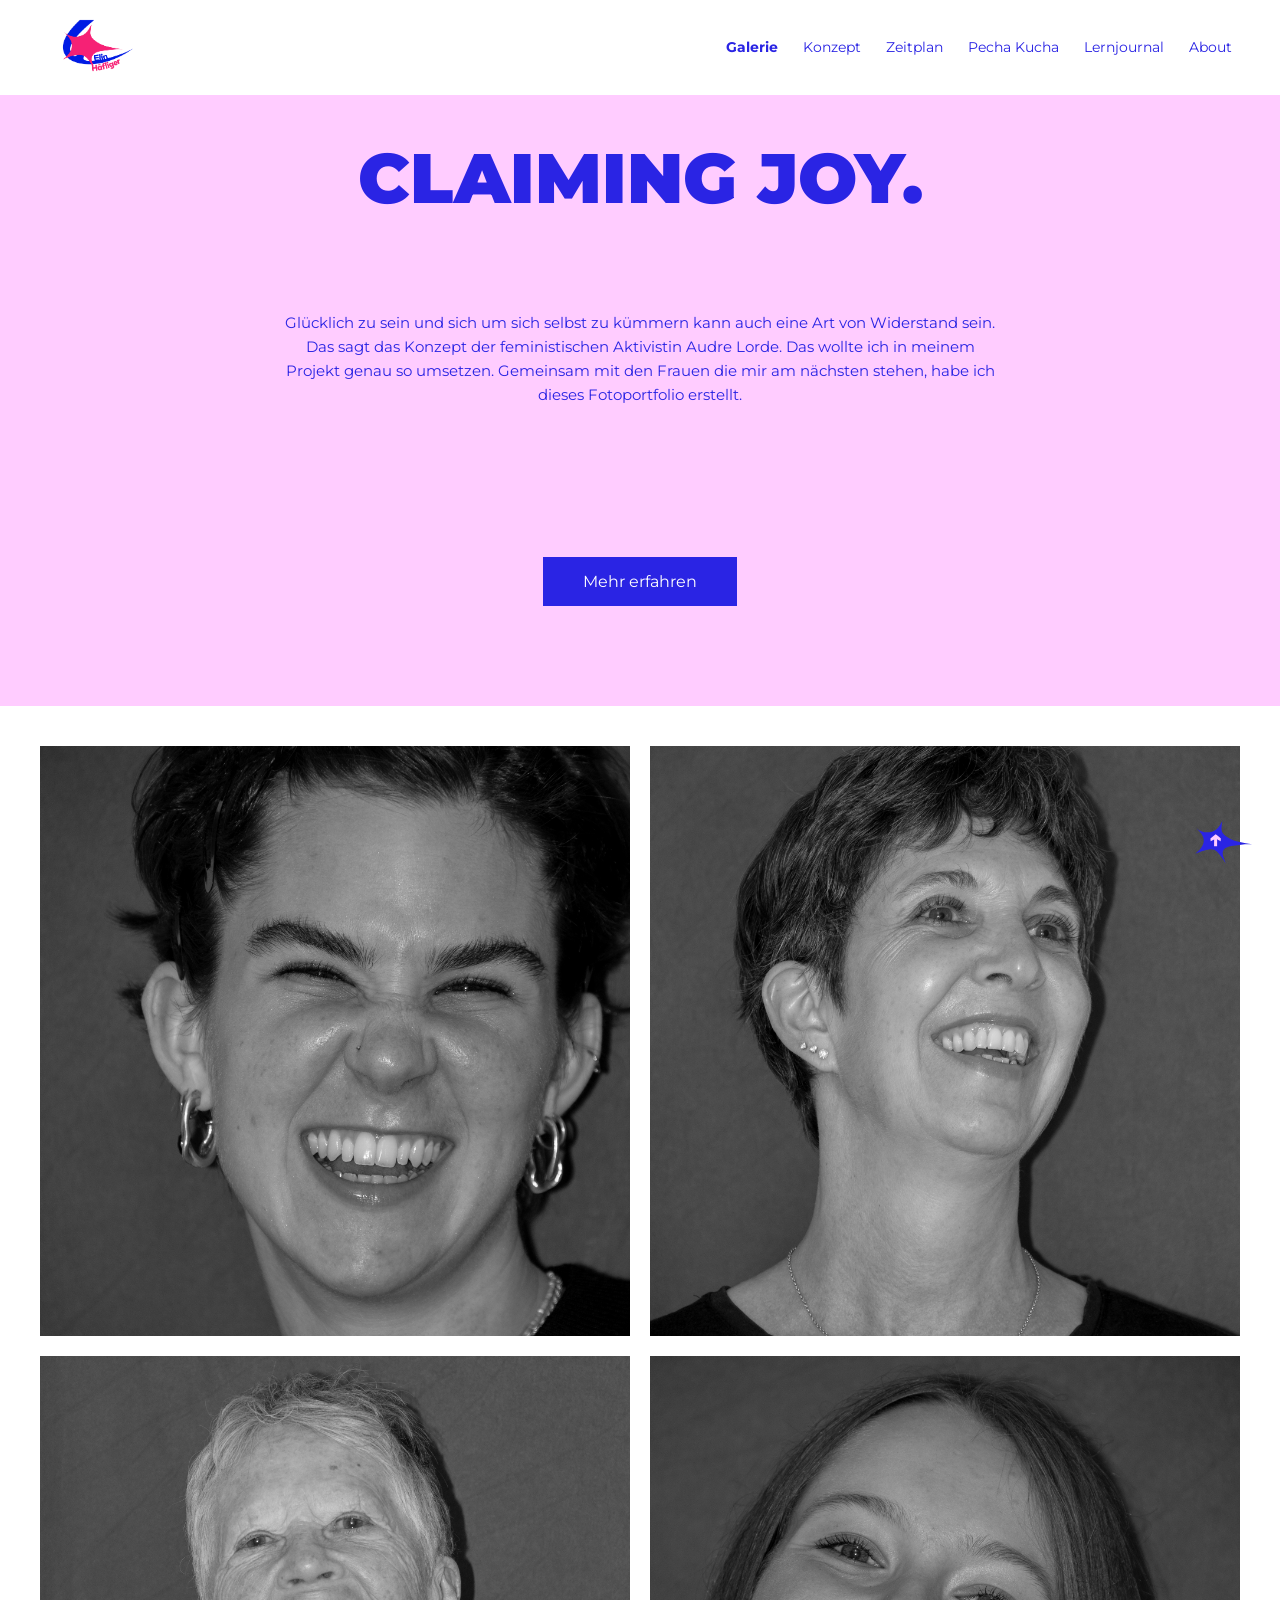
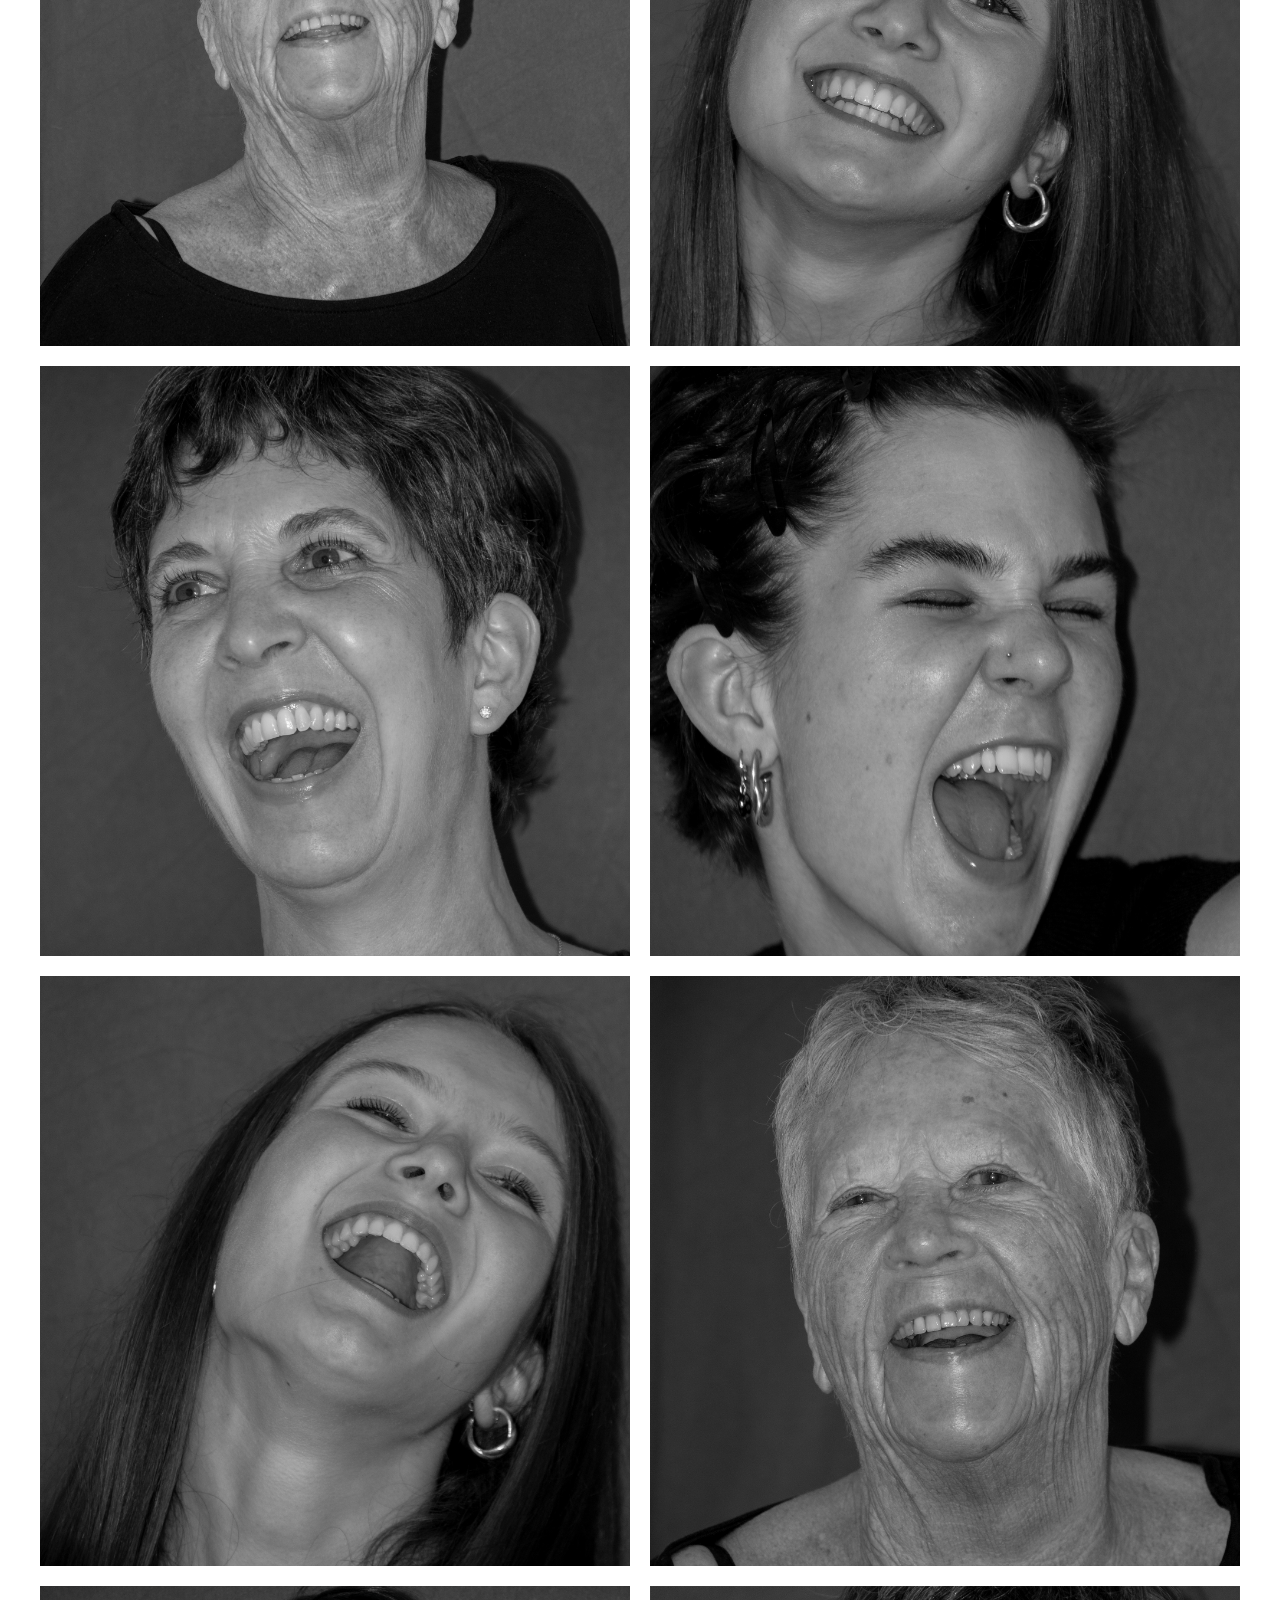
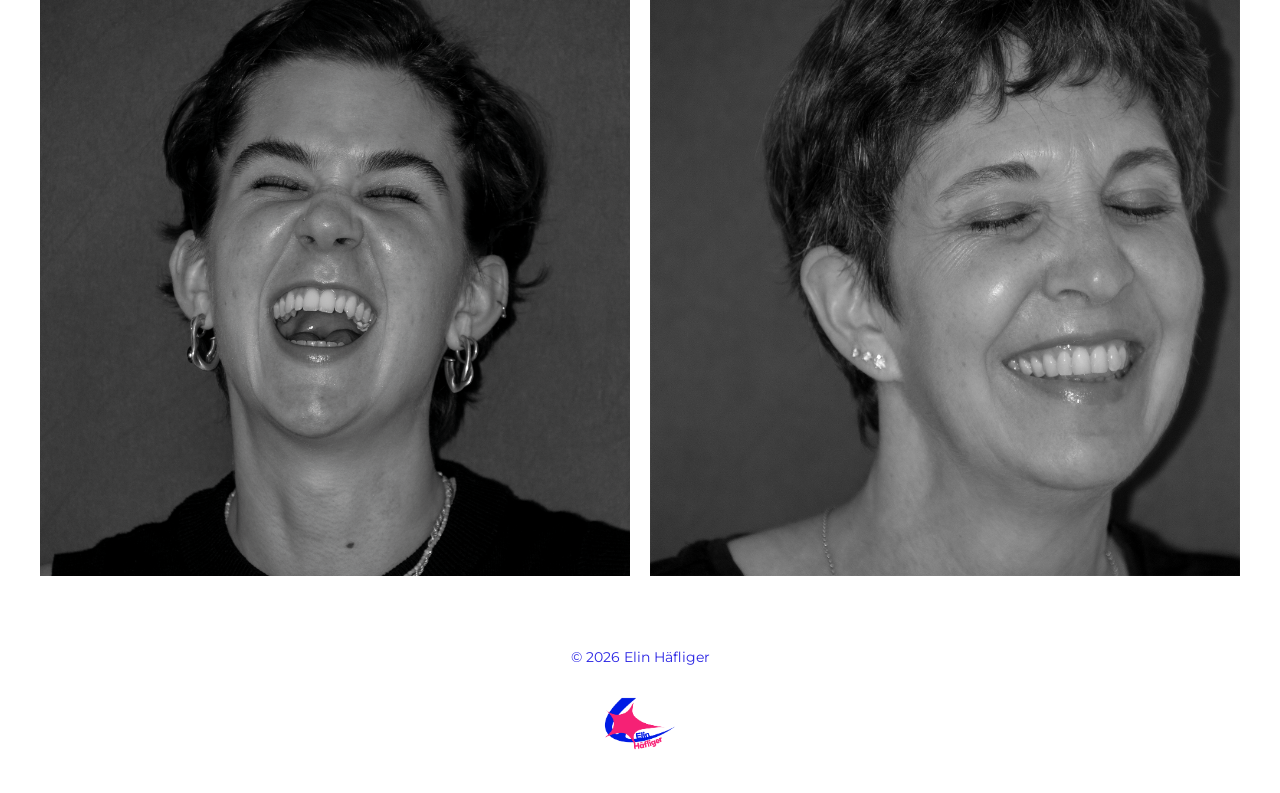
<file: index.html>
<!DOCTYPE html>
<html lang="de">
<head>
    <meta charset="UTF-8">
    <meta name="viewport" content="width=device-width, initial-scale=1.0">
    <link rel="stylesheet" href="styles.css">
    <style>@import url('https://fonts.googleapis.com/css2?family=Montserrat:ital,wght@0,100..900;1,100..900&display=swap');</style>
    <title>Startseite</title>
</head>
<body>
<div id="top"></div>
<header>
    <nav class="navbar">
    
        <div class="logo">
            <a href="index.html">
                <img src="Images/Logo_Website.png" alt="Logo">
            </a>
        </div>

        <div class="nav-links">
            <a href="index.html" class="active">Galerie</a>
            <a href="konzept.html">Konzept</a>
            <a href="zeitplan.html">Zeitplan</a>
            <a href="pecha_kucha.html">Pecha Kucha</a>
            <a href="lernjournal.html">Lernjournal</a>
            <a href="about.html">About</a>
        </div>

    </nav>
</header>

<main>
    <h1 class="title">CLAIMING JOY.</h1>
    <p class="subtitle">Glücklich zu sein und sich um sich selbst zu kümmern kann auch eine Art von Widerstand sein. Das sagt das Konzept der feministischen Aktivistin Audre Lorde. Das wollte ich in meinem Projekt genau so umsetzen. Gemeinsam mit den Frauen die mir am nächsten stehen, habe ich dieses Fotoportfolio erstellt.</p>

    <div class="button-container">
      <a href="konzept.html" class="btn-primary">Mehr erfahren</a>
    </div>

    <section class="galerie-container">
        <div class="galerie-item">
            <img src="Images/DAISIES.webp" alt="DAISIES">
            <div class="overlay"></div>
            <div class="overlay-text">
                <p class="bildname">DAISIES</p>
                <p>ISO: 400</p>
                <p>f/6.3</p>
                <p>Verschlusszeit: 1/60</p><br>
                <p>Selbst erstellter Schwarz-Weiss Preset</p>
            </div>
        </div>
        <div class="galerie-item">
            <img src="Images/LOVE.webp" alt="LOVE">
            <div class="overlay"></div>
            <div class="overlay-text">
                <p class="bildname">LOVE</p>
                <p>ISO: 400</p>
                <p>f/6.3</p>
                <p>Verschlusszeit: 1/60</p><br>
                <p>Selbst erstellter Schwarz-Weiss Preset</p>
            </div>
        </div>
        <div class="galerie-item">
            <img src="Images/AWAY.webp" alt="AWAY">
            <div class="overlay"></div>
            <div class="overlay-text">
                <p class="bildname">AWAY</p>
                <p>ISO: 400</p>
                <p>f/5.6</p>
                <p>Verschlusszeit: 1/60</p> <br>
                <p>Selbst erstellter Schwarz-Weiss Preset</p>
            </div>
        </div>
        <div class="galerie-item">
            <img src="Images/CLAIRE.webp" alt="CLAIRE">
            <div class="overlay"></div>
            <div class="overlay-text">
                <p class="bildname">CLAIRE</p>
                <p>ISO: 400</p>
                <p>f/6.3</p>
                <p>Verschlusszeit: 1/60</p><br>
                <p>Selbst erstellter Schwarz-Weiss Preset</p>
            </div>
        </div>
        <div class="galerie-item">
            <img src="Images/PRESENCE.webp" alt="PRESENCE">
            <div class="overlay"></div>
            <div class="overlay-text">
                <p class="bildname">PRESENCE</p>
                <p>ISO: 400</p>
                <p>f/6.3</p>
                <p>Verschlusszeit: 1/60</p><br>
                <p>Selbst erstellter Schwarz-Weiss Preset</p>
            </div>
        </div>
        <div class="galerie-item">
            <img src="Images/ROAR.webp" alt="ROAR">
            <div class="overlay"></div>
            <div class="overlay-text">
                <p class="bildname">ROAR</p>
                <p>ISO: 400</p>
                <p>f/6.3</p>
                <p>Verschlusszeit: 1/60</p><br>
                <p>Selbst erstellter Schwarz-Weiss Preset</p>
            </div>
        </div>
        <div class="galerie-item">
            <img src="Images/SUITE.webp" alt="SUITE">
            <div class="overlay"></div>
            <div class="overlay-text">
                <p class="bildname">SUITE</p>
                <p>ISO: 400</p>
                <p>f/6.3</p>
                <p>Verschlusszeit: 1/60</p><br>
                <p>Selbst erstellter Schwarz-Weiss Preset</p>
            </div>
        </div>
        <div class="galerie-item">
            <img src="Images/SPARK.webp" alt="SPARK">
            <div class="overlay"></div>
            <div class="overlay-text">
                <p class="bildname">SPARK</p>
                <p>ISO: 400</p>
                <p>f/6.3</p>
                <p>Verschlusszeit: 1/60</p><br>
                <p>Selbst erstellter Schwarz-Weiss Preset</p>
            </div>
        </div>
        <div class="galerie-item">
            <img src="Images/FREEDOM.webp" alt="FREEDOM">
            <div class="overlay"></div>
            <div class="overlay-text">
                <p class="bildname">FREEDOM</p>
                <p>ISO: 400</p>
                <p>f/6.3</p>
                <p>Verschlusszeit: 1/60</p><br>
                <p>Selbst erstellter Schwarz-Weiss Preset</p>
            </div>
        </div>
        <div class="galerie-item">
            <img src="Images/DREAM.webp" alt="DREAM">
            <div class="overlay"></div>
            <div class="overlay-text">
                <p class="bildname">DREAM</p>
                <p>ISO: 400</p>
                <p>f/6.3</p>
                <p>Verschlusszeit: 1/60</p><br>
                <p>Selbst erstellter Schwarz-Weiss Preset</p>
            </div>
        </div>
    </section>
</main>

<footer>
    <div class="footer-grid">
        <div class="footer-left">
            <p>&copy; 2026 Elin Häfliger</p>
        </div>
        <div class="footer-right">
            <div class="logo">
                <a href="index.html">
                    <img src="Images/Logo_Website.png" alt="Logo">
                </a>
            </div>
        </div>
    </div>
</footer>

<a href="#top" class="back-to-top" aria-label="Nach oben scrollen">
    <img src="Images/back-to-top.svg" alt="" class="back-to-top-bg">
</a>
</body>
</html>
</file>
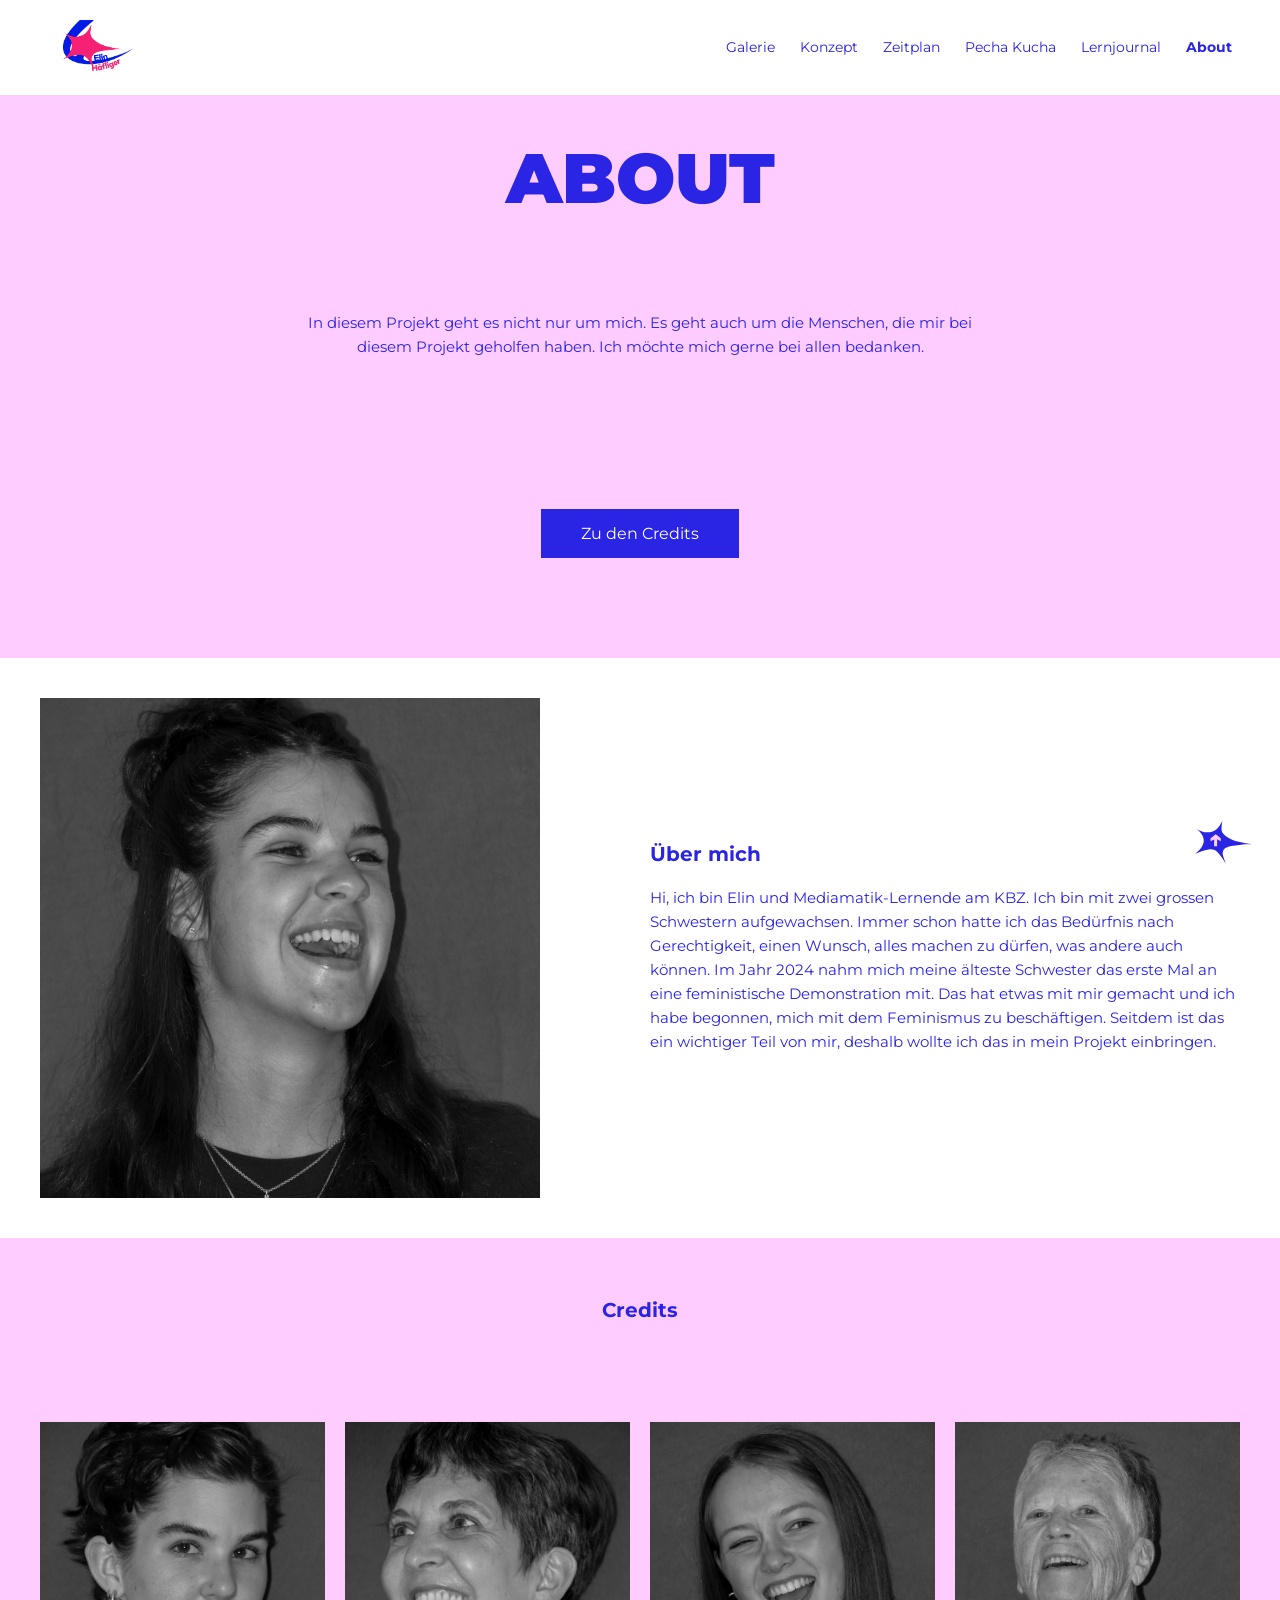
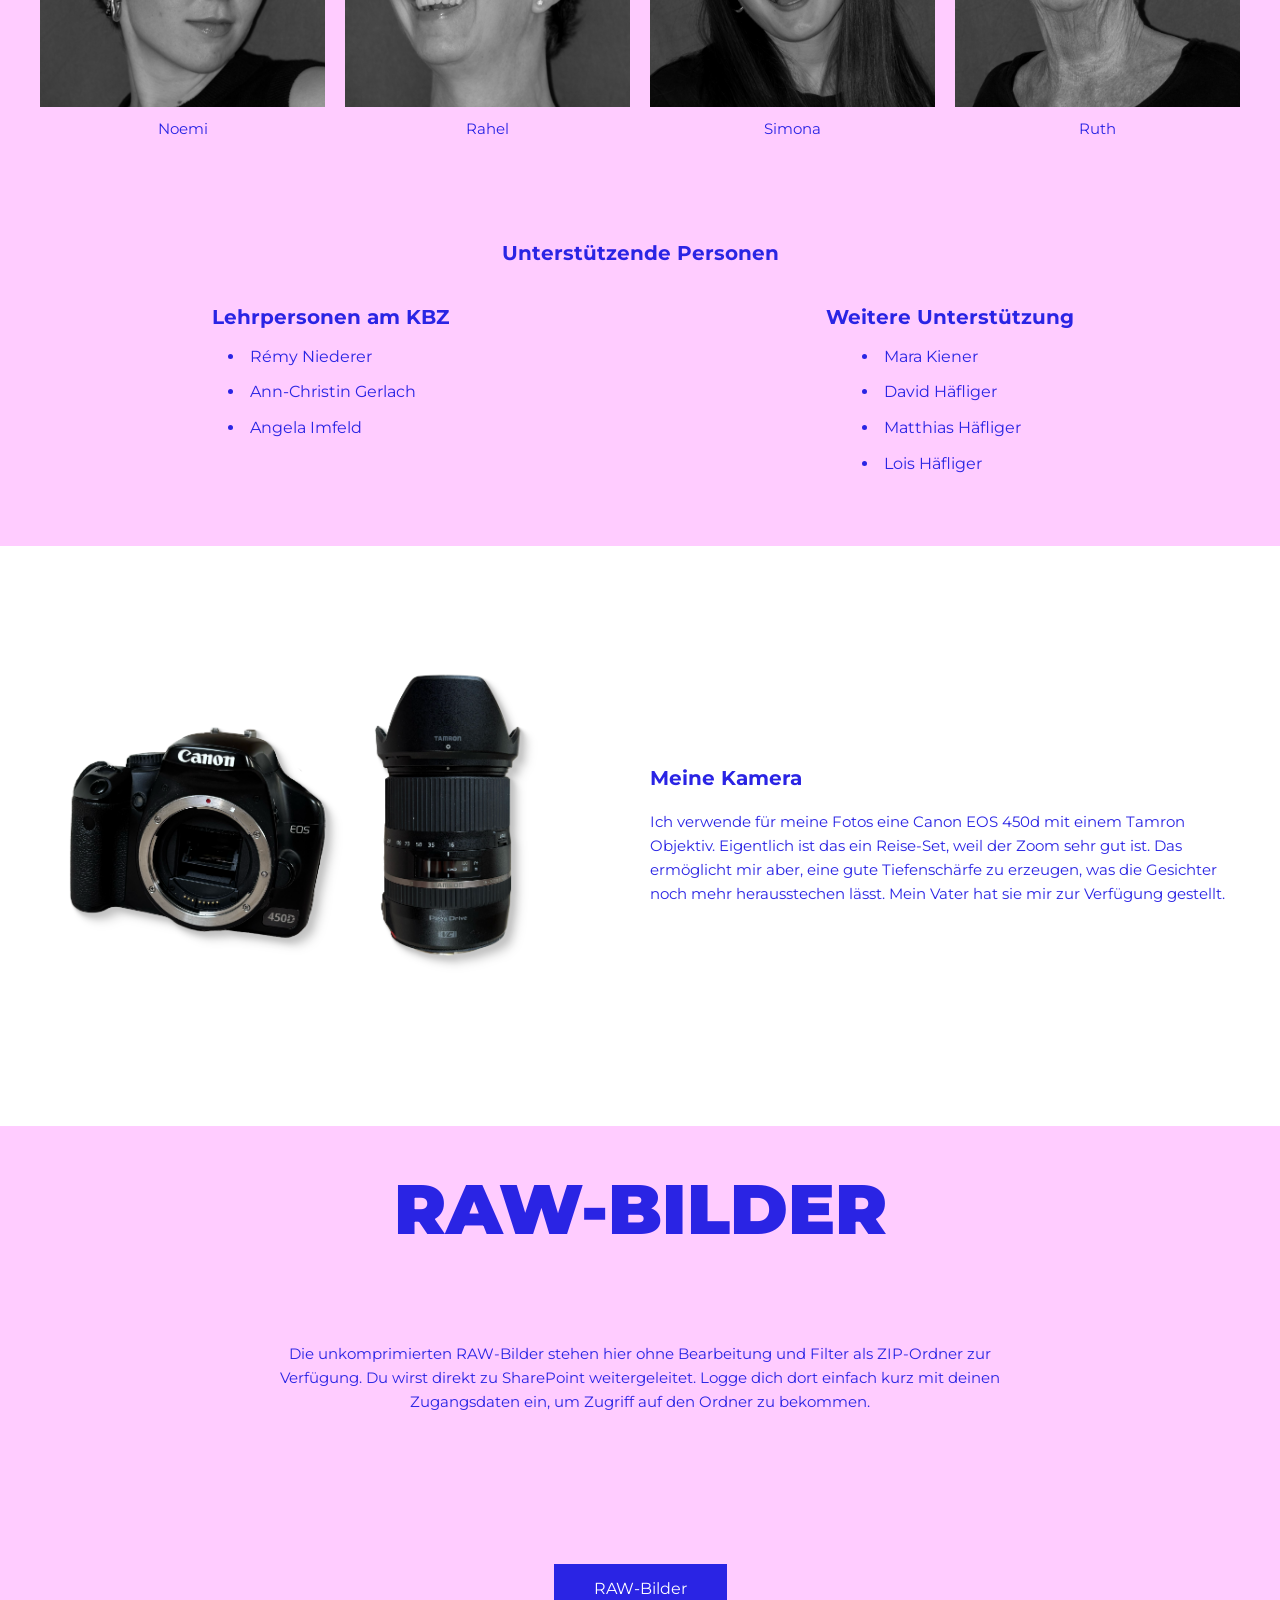
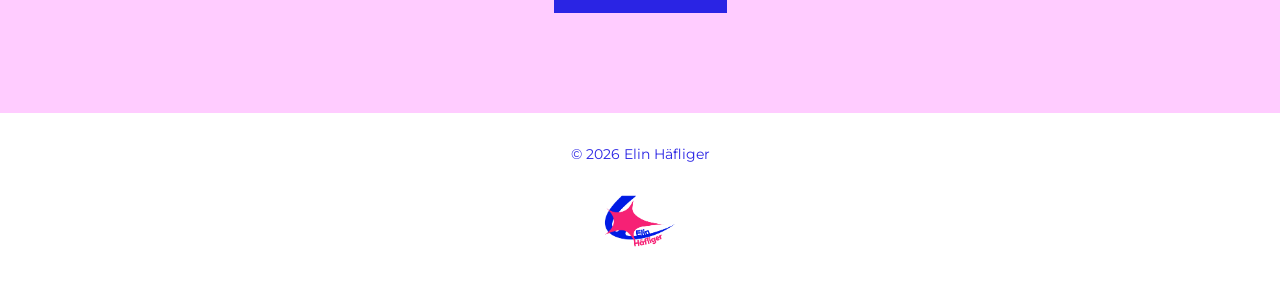
<file: about.html>
<!DOCTYPE html>
<html lang="de">
<head>
    <meta charset="UTF-8">
    <meta name="viewport" content="width=device-width, initial-scale=1.0">
    <link rel="stylesheet" href="styles.css">
    <style>@import url('https://fonts.googleapis.com/css2?family=Montserrat:ital,wght@0,100..900;1,100..900&display=swap');</style>
    <title>About</title>
</head>
<body>
<div id="top"></div>
<header>
    <nav class="navbar">
        <div class="logo">
            <a href="index.html">
                <img src="Images/Logo_Website.png" alt="Logo">
            </a>
        </div>
        <div class="nav-links">
            <a href="index.html">Galerie</a>
            <a href="konzept.html">Konzept</a>
            <a href="zeitplan.html">Zeitplan</a>
            <a href="pecha_kucha.html">Pecha Kucha</a>
            <a href="lernjournal.html">Lernjournal</a>
            <a href="about.html" class="active">About</a>
        </div>
    </nav>
</header>
<main class="about-page">
<h1 class="title">ABOUT</h1>

<p class="subtitle">In diesem Projekt geht es nicht nur um mich. Es geht auch um die Menschen, die mir bei diesem Projekt geholfen haben. Ich möchte mich gerne bei allen bedanken.</p>

<div class="button-container">
  <a href="#credits" class="btn-primary">Zu den Credits</a>
</div>

<section class="galerie-container">
    <div class="box-bild">
        <img src="Images/Elin_Bild.webp" alt="Elin Häfliger">
    </div>
    <div class="box-text">
        <h2>Über mich</h2>
        <p class="Fliesstext">Hi, ich bin Elin und Mediamatik-Lernende am KBZ. Ich bin mit zwei grossen Schwestern aufgewachsen. Immer schon hatte ich das Bedürfnis nach Gerechtigkeit, einen Wunsch, alles machen zu dürfen, was andere auch können. Im Jahr 2024 nahm mich meine älteste Schwester das erste Mal an eine feministische Demonstration mit. Das hat etwas mit mir gemacht und ich habe begonnen, mich mit dem Feminismus zu beschäftigen. Seitdem ist das ein wichtiger Teil von mir, deshalb wollte ich das in mein Projekt einbringen.</p>
    </div>
</section>

<div id="credits"></div>

<h2>Credits</h2>
<section class="galerie-container bilder-reihe">
    <div class="quadrat-bild-box">
        <div class="bild-mit-name">
            <img src="Images/Noemi_Credits.webp" alt="Noemi">
            <p class="bild-name">Noemi</p>
        </div>
    </div>
    <div class="quadrat-bild-box">
        <div class="bild-mit-name">
            <img src="Images/Rahel_Credits.webp" alt="Rahel">
            <p class="bild-name">Rahel</p>
        </div>
    </div>
    <div class="quadrat-bild-box">
        <div class="bild-mit-name">
            <img src="Images/Simona_Credits.webp" alt="Simona">
            <p class="bild-name">Simona</p>
        </div>
    </div>
    <div class="quadrat-bild-box">
        <div class="bild-mit-name">
            <img src="Images/Ruth_Credits.webp" alt="Ruth">
            <p class="bild-name">Ruth</p>
        </div>
    </div>  
</section>

<section class="unterstuetzung-section">
    <h2 class="unterstuetzung-titel">Unterstützende Personen</h2>
    <div class="unterstuetzung-container">
        <div class="unterstuetzung-block">
            <h3>Lehrpersonen am KBZ</h3>
            <ul class="Fliesstext zentrierte-liste">
                <li>Rémy Niederer</li>
                <li>Ann-Christin Gerlach</li>
                <li>Angela Imfeld</li>
            </ul>
        </div>
        <div class="unterstuetzung-block">
            <h3>Weitere Unterstützung</h3>
            <ul class="Fliesstext zentrierte-liste">
                <li>Mara Kiener</li>
                <li>David Häfliger</li>
                <li>Matthias Häfliger</li>
                <li>Lois Häfliger</li>
            </ul>
        </div>
    </div>
</section>
    
<section class="galerie-container">
    <div class="box-bild">
        <img src="Images/Kamera.webp" alt="Meine Kamera">
    </div>
    <div class="box-text">
        <h2>Meine Kamera</h2>
        <p class="Fliesstext">Ich verwende für meine Fotos eine Canon EOS 450d mit einem Tamron Objektiv. Eigentlich ist das ein Reise-Set, weil der Zoom sehr gut ist. Das ermöglicht mir aber, eine gute Tiefenschärfe zu erzeugen, was die Gesichter noch mehr herausstechen lässt. Mein Vater hat sie mir zur Verfügung gestellt.</p>
    </div>
</section>

 <h1 class="title">RAW-BILDER</h1>
<p class="subtitle">Die unkomprimierten RAW-Bilder stehen hier ohne Bearbeitung und Filter als ZIP-Ordner zur Verfügung. Du wirst direkt zu SharePoint weitergeleitet. Logge dich dort einfach kurz mit deinen Zugangsdaten ein, um Zugriff auf den Ordner zu bekommen.</p>
    <div class="button-container">
  <a href="https://kbz-my.sharepoint.com/my?viewid=73e947a3%2D4721%2D4b78%2Da387%2De96b208ab8cf&id=%2Fpersonal%2Felinsimea%5Fhaefliger%5Fstud%5Fkbz%2Dzug%5Fch%2FDocuments%2F1%2ELehrjahr%2FModul%C3%BCbergreifendes%5FProjekt%5FEH%2F03%5FHKB%5FE%2F%5FUmsetzung%2F05%5FRAW%2F02%5FRAW%2Ezip&parent=%2Fpersonal%2Felinsimea%5Fhaefliger%5Fstud%5Fkbz%2Dzug%5Fch%2FDocuments%2F1%2ELehrjahr%2FModul%C3%BCbergreifendes%5FProjekt%5FEH%2F03%5FHKB%5FE%2F%5FUmsetzung%2F05%5FRAW" target="_blank" class="btn-primary">RAW-Bilder</a>
</div>



</main>
<footer>
    <div class="footer-grid">
        <div class="footer-left">
            <p>&copy; 2026 Elin Häfliger</p>
        </div>
        <div class="footer-right">
            <div class="logo">
                <a href="index.html">
                    <img src="Images/Logo_Website.png" alt="Logo">
                </a>
            </div>
        </div>
    </div>
</footer>

<a href="#top" class="back-to-top" aria-label="Nach oben scrollen">
    <img src="Images/back-to-top.svg" alt="" class="back-to-top-bg">
</a>
</body>
</html>
</file>
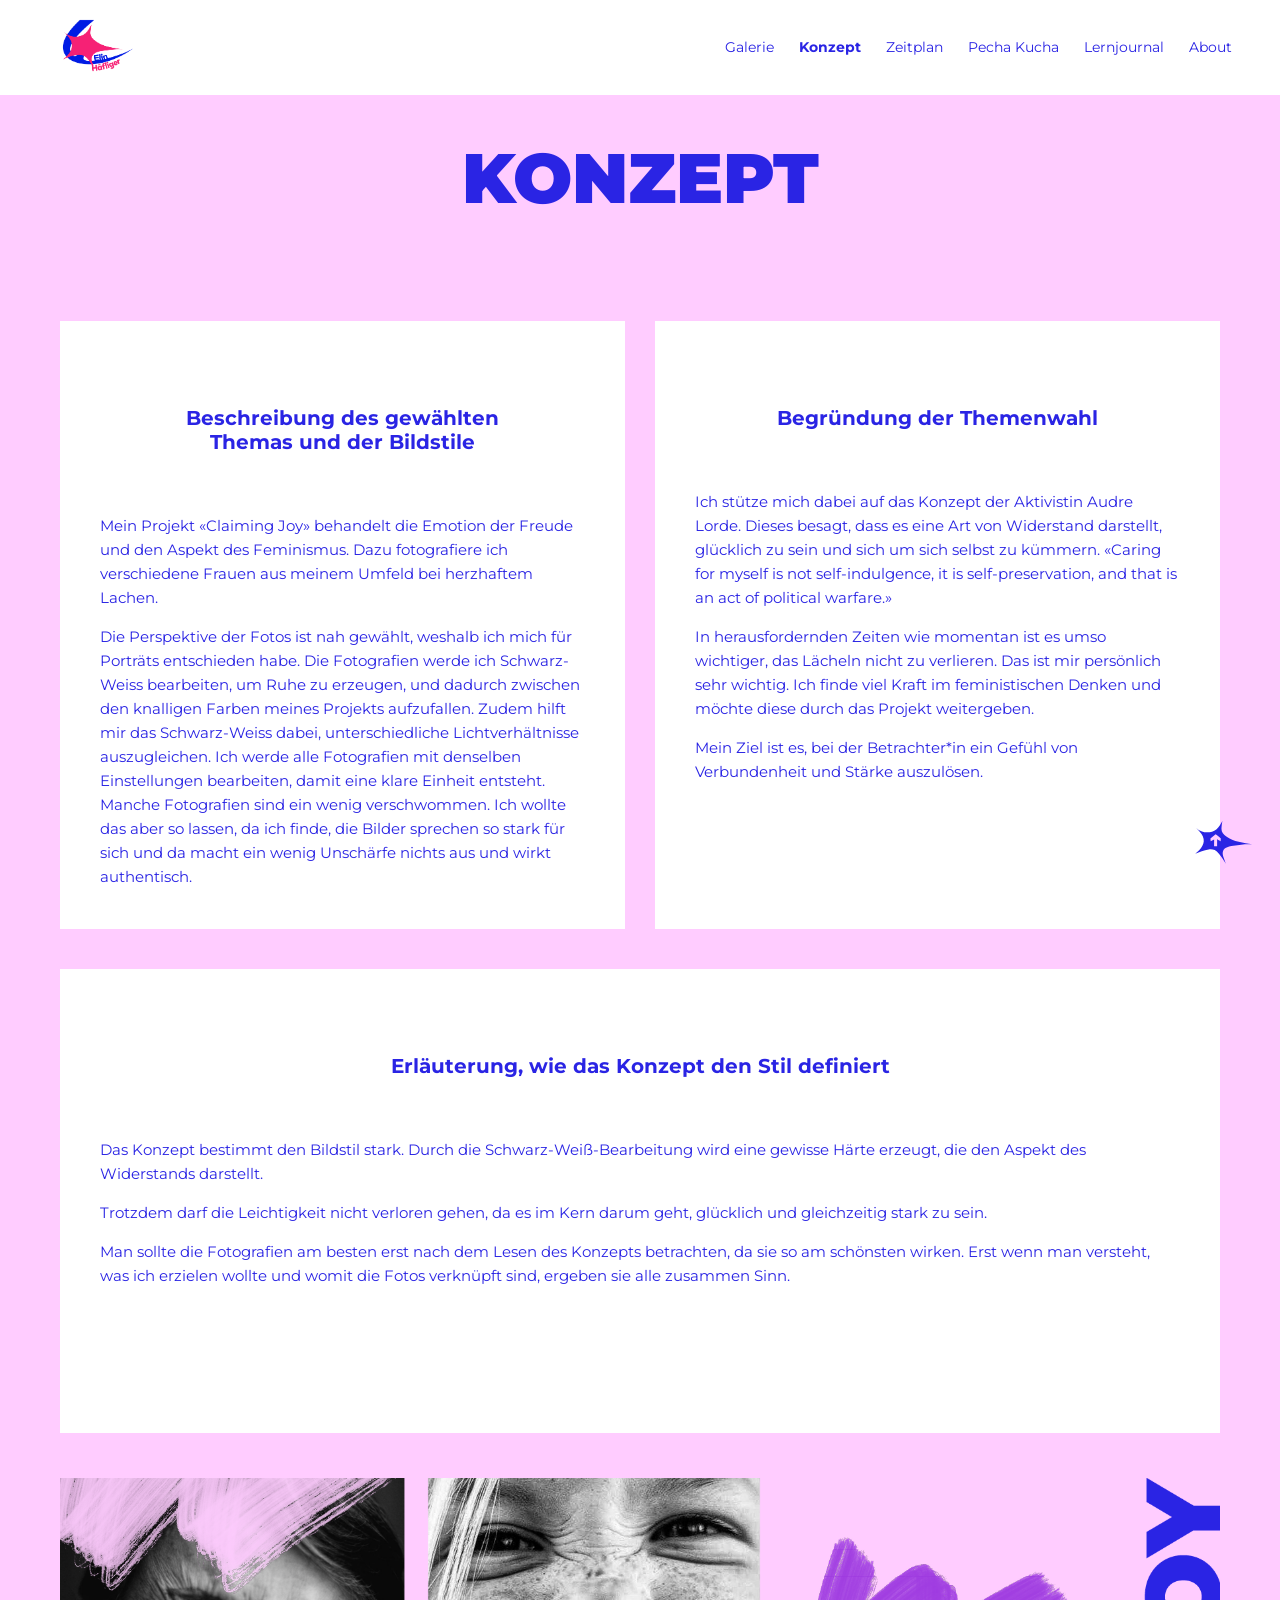
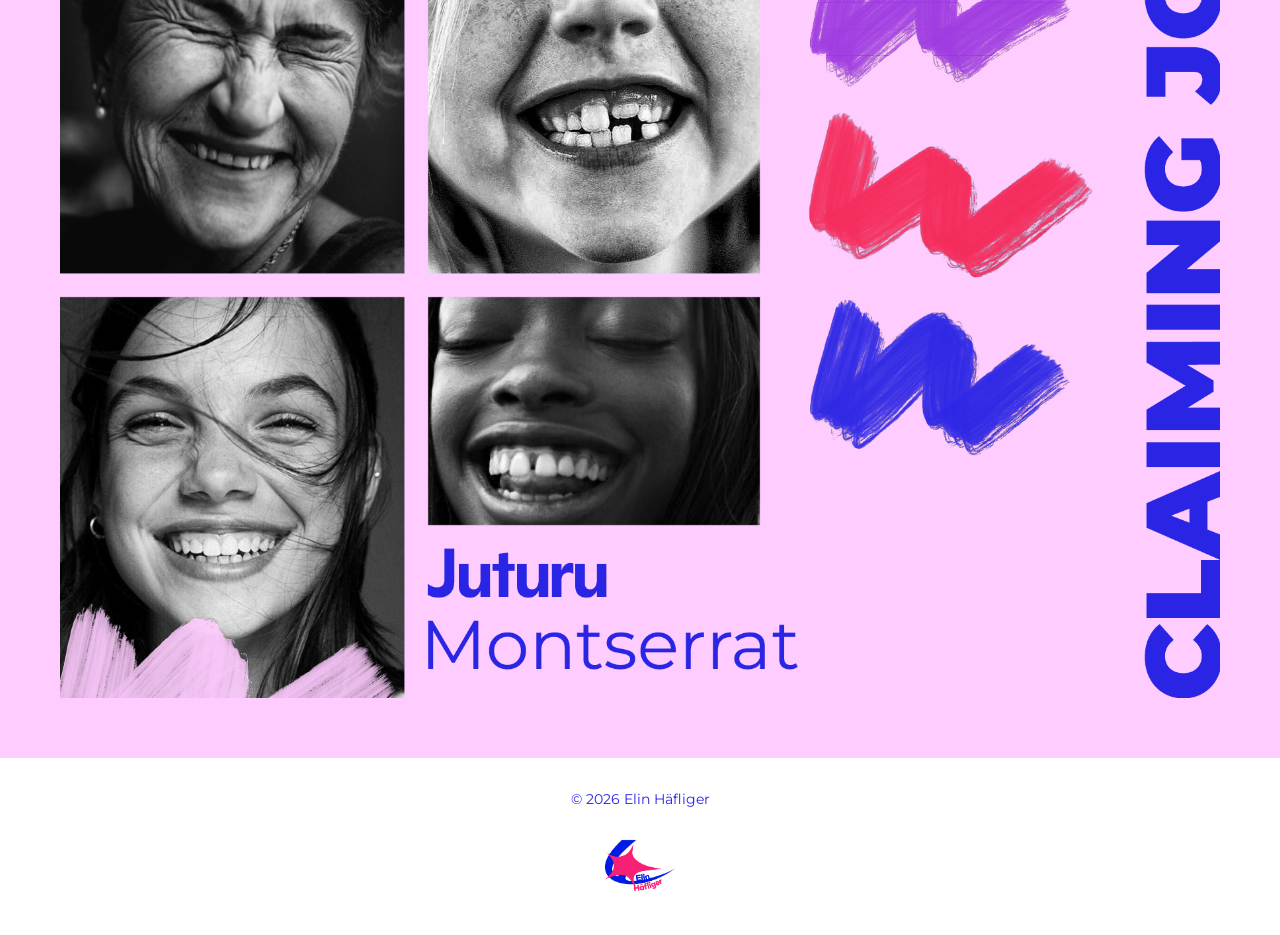
<file: konzept.html>
<!DOCTYPE html>
<html lang="de">
<head>
    <meta charset="UTF-8">
    <meta name="viewport" content="width=device-width, initial-scale=1.0">
    <link rel="stylesheet" href="styles.css">
    <style>@import url('https://fonts.googleapis.com/css2?family=Montserrat:ital,wght@0,100..900;1,100..900&display=swap');</style>
    <title>Konzept</title>
</head>
<body>
<div id="top"></div>
<header>
    <nav class="navbar">
        <div class="logo">
            <a href="index.html">
                <img src="Images/Logo_Website.png" alt="Logo">
            </a>
        </div>
        <div class="nav-links">
            <a href="index.html">Galerie</a>
            <a href="konzept.html" class="active">Konzept</a>
            <a href="zeitplan.html">Zeitplan</a>
            <a href="pecha_kucha.html">Pecha Kucha</a>
            <a href="lernjournal.html">Lernjournal</a>
            <a href="about.html">About</a>
        </div>
    </nav>
</header>
<h1 class="title">KONZEPT</h1>


<section class="konzept-section">
    <div class="thema-box">
        <h2>Beschreibung des gewählten Themas und der Bildstile</h2>
        <p class="Fliesstext">Mein Projekt «Claiming Joy» behandelt die Emotion der Freude und den Aspekt des Feminismus.
  Dazu fotografiere ich verschiedene Frauen aus meinem Umfeld bei herzhaftem Lachen. </p>
<p class="Fliesstext">Die Perspektive der Fotos ist nah gewählt, weshalb ich mich für Porträts entschieden habe. Die Fotografien werde ich Schwarz-Weiss bearbeiten, um Ruhe zu erzeugen, und dadurch zwischen den knalligen Farben meines Projekts aufzufallen. Zudem hilft mir das Schwarz-Weiss dabei, unterschiedliche Lichtverhältnisse auszugleichen. Ich werde alle Fotografien mit denselben Einstellungen bearbeiten, damit eine klare Einheit entsteht. Manche Fotografien sind ein wenig verschwommen. Ich wollte das aber so lassen, da ich finde, die Bilder sprechen so stark für sich und da macht ein wenig Unschärfe nichts aus und wirkt authentisch.</p>
    </div>

    <div class="thema-box">
        <h2>Begründung der Themenwahl</h2>
        <p class="Fliesstext">Ich stütze mich dabei auf das Konzept der Aktivistin Audre Lorde.
  Dieses besagt, dass es eine Art von Widerstand darstellt, glücklich zu sein und sich um sich selbst zu kümmern.
  «Caring for myself is not self-indulgence, it is self-preservation, and that is an act of political warfare.»</p>
  <p class="Fliesstext">In herausfordernden Zeiten wie momentan ist es umso wichtiger, das Lächeln nicht zu verlieren. Das ist mir persönlich sehr wichtig. Ich finde viel Kraft im feministischen Denken und möchte diese durch das Projekt weitergeben.</p>

<p class="Fliesstext">Mein Ziel ist es, bei der Betrachter*in ein Gefühl von Verbundenheit und Stärke auszulösen.</p>
    </div>

    <div class="erlaeuterung-box">
        <h2>Erläuterung, wie das Konzept den Stil definiert</h2>
        <p class="Fliesstext">Das Konzept bestimmt den Bildstil stark.
  Durch die Schwarz-Weiß-Bearbeitung wird eine gewisse Härte erzeugt, die den Aspekt des Widerstands darstellt.</p>

<p class="Fliesstext">Trotzdem darf die Leichtigkeit nicht verloren gehen, da es im Kern darum geht, glücklich und gleichzeitig stark zu sein.</p>

<p class="Fliesstext">Man sollte die Fotografien am besten erst nach dem Lesen des Konzepts betrachten, da sie so am schönsten wirken. Erst wenn man versteht, was ich erzielen wollte und womit die Fotos verknüpft sind, ergeben sie alle zusammen Sinn.</p>
<section class="konzept-section">
    </div>
<div class="konzept-bild-box">
        <img src="Images/260321_Moodboard.png" alt="Moodboard">
    </div>
</section>

<footer>
    <div class="footer-grid">
        <div class="footer-left">
            <p>&copy; 2026 Elin Häfliger</p>
        </div>
        <div class="footer-right">
            <div class="logo">
            <a href="index.html">
                <img src="Images/Logo_Website.png" alt="Logo">
            </a>
        </div>
        </div>
    </div>
</footer>

<a href="#top" class="back-to-top" aria-label="Nach oben scrollen">
    <img src="Images/back-to-top.svg" alt="" class="back-to-top-bg">
    

</a>
</body>
</html>
</file>
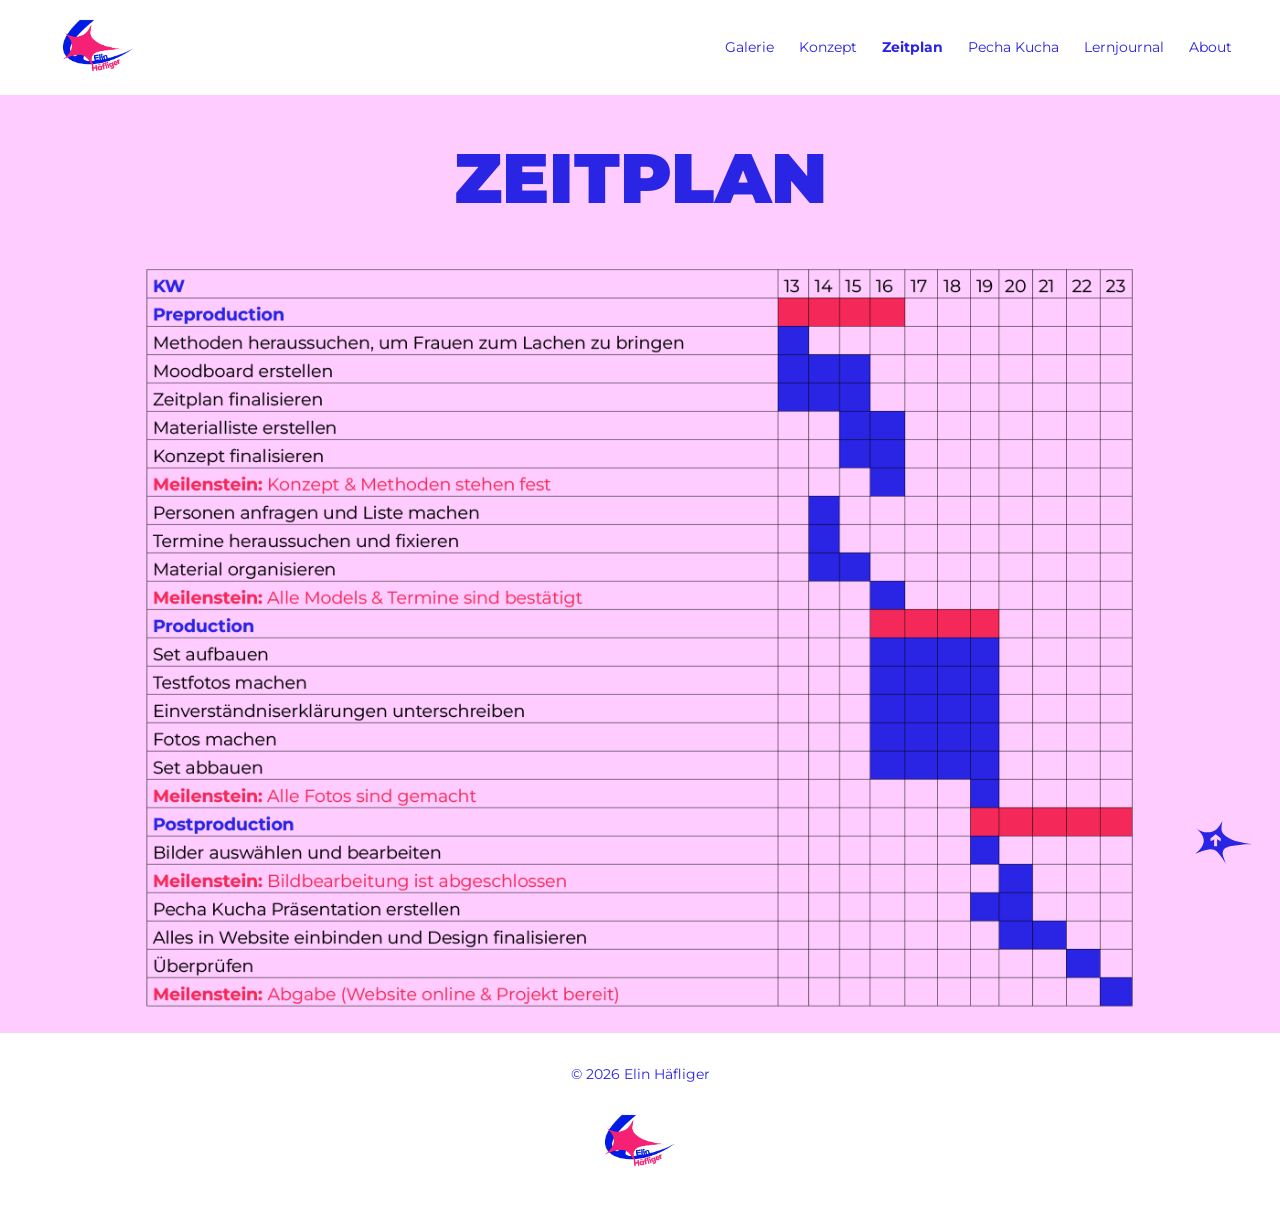
<file: zeitplan.html>
<!DOCTYPE html>
<html lang="de">
<head>
    <meta charset="UTF-8">
    <meta name="viewport" content="width=device-width, initial-scale=1.0">
    <link rel="stylesheet" href="styles.css">
    <style>@import url('https://fonts.googleapis.com/css2?family=Montserrat:ital,wght@0,100..900;1,100..900&display=swap');</style>
    <title>Zeitplan</title>
</head>
<body>
<div id="top"></div>
<header>
    <nav class="navbar">
        <div class="logo">
            <a href="index.html">
                <img src="Images/Logo_Website.png" alt="Logo">
            </a>
        </div>
        <div class="nav-links">
            <a href="index.html">Galerie</a>
            <a href="konzept.html">Konzept</a>
            <a href="zeitplan.html" class="active">Zeitplan</a>
            <a href="pecha_kucha.html">Pecha Kucha</a>
            <a href="lernjournal.html">Lernjournal</a>
            <a href="about.html">About</a>
        </div>
    </nav>
</header>

<main>
    <h1 class="title">ZEITPLAN</h1>
    <div class="Zeitplan">
        <img src="Images/Zeitplan_Website.png" alt="Zeitplan">
    </div>
</main>

<footer>
    <div class="footer-grid">
        <div class="footer-left">
            <p>&copy; 2026 Elin Häfliger</p>
        </div>
        <div class="footer-right">
            <div class="logo">
                <a href="index.html">
                    <img src="Images/Logo_Website.png" alt="Logo">
                </a>
            </div>
        </div>
    </div>
</footer>

<a href="#top" class="back-to-top" aria-label="Nach oben scrollen">
    <img src="Images/back-to-top.svg" alt="" class="back-to-top-bg">
</a>
</body>
</html>
</file>
<file: styles.css>
/* --- BASICS --- */
* {
    font-family: "Montserrat", sans-serif;
    font-optical-sizing: auto;
    font-style: normal;
    box-sizing: border-box;
}

html {
    scroll-behavior: smooth !important;
}

body {
    background-color: #FFCCFF;
    margin: 0;
    padding: 0;
    overflow-x: hidden;
    position: relative;
    display: flex;
    flex-direction: column;
    min-height: 100vh;
}

img {
    max-width: 100%;
    height: auto;
}

header {
    position: sticky;
    top: 0;
    z-index: 1000;
    padding: 0;
    border: 0;
}


/* --- NAVIGATION --- */
.navbar {
    display: flex;
    flex-direction: column;
    align-items: center;
    justify-content: center;
    background-color: #ffffff;
    padding: 20px;
    gap: 15px;
    width: 100%;
    text-align: center;
}

.logo img {
    width: 100px;
    height: auto;
    margin: 0 auto;
}

.nav-links {
    display: flex;
    flex-wrap: wrap;
    justify-content: center;
    align-items: center;
    gap: 15px;
    width: 100%;
}

.nav-links a {
    text-decoration: none;
    color: #2A24E4;
    font-size: 14px;
    text-align: center;
}

.active {
    font-weight: 700;
}


/* --- TEXT --- */
h1 {
    color: #2A24E4;
    font-size: 70px;
    margin: 70px;
}

h1.title {
    color: #2A24E4;
    font-size: clamp(30px, 10vw, 70px); 
    font-weight: 900;
    text-align: center;
    margin: 40px 15px;
    word-wrap: break-word;
}

h2 {
    color: #2A24E4;
    font-size: 20px;
    font-weight: bold;
    margin: 60px;
    text-align: center;
}

.subtitle {
    color: #2A24E4;
    font-size: 15px;
    text-align: center;
    line-height: 1.6;
    margin: 40px auto; 
    padding: 50px 40px; 
    max-width: 800px; 
    width: 100%;
}

p {
    padding: 0;
    border: 0;
    margin: 60px;
}

.Fliesstext, .Fliesstext_zentriert, p {
    color: #2A24E4;
    line-height: 1.6;
    margin: 15px;
    font-size: 15px;
}

.Fliesstext_zentriert {
    text-align: center;
}

.Fliesstext {
    text-align: left;
}

.bildname {
    font-weight: bold;
}


/* --- GALERIE --- */
.galerie-container {
    display: grid;
    grid-template-columns: repeat(2, 1fr); 
    gap: 20px;
    padding: 40px;
    background-color: #ffffff;
    width: 100%;
}

.galerie-item {
    position: relative;
    overflow: hidden;
    width: 100%;
    z-index: 1;
}

.galerie-item img {
    width: 100%;
    height: auto;
    display: block;
}

.overlay {
    position: absolute;
    top: 0; 
    bottom: 0; 
    left: 0; 
    right: 0;
    height: 100%;
    width: 100%;
    opacity: 0;
    transition: .5s ease;
    background-color: rgba(244, 41, 89, 0.85);
    z-index: 10;
    pointer-events: none; 
}

.overlay-text {
    color: #ffffff;
    font-size: 18px;
    position: absolute;
    top: 50%;
    left: 50%;
    transform: translate(-50%, -50%);
    text-align: center;
    width: 80%;
    opacity: 0;
    transition: .5s ease;
    z-index: 20;
    pointer-events: none; 
}

.overlay-text p {
    color: #ffffff !important;
    margin: 5px 0;
    font-size: 14px;
}

.galerie-item:hover .overlay,
.galerie-item:hover .overlay-text {
    opacity: 1;
}


/* --- SECTIONS --- */
.konzept-section {
    display: grid;
    grid-template-columns: 1fr 1fr; 
    gap: 30px;
    padding: 20px;
    margin: 40px auto;
    max-width: 1200px; 
    width: 100%;              
}

.about-page .galerie-container {
    display: grid;
    grid-template-columns: 1fr 1fr; 
    gap: 20px;
    padding: 40px;
    width: 100%;
    align-items: center;
}

.about-page .bilder-reihe {
    display: grid;
    grid-template-columns: repeat(4, 1fr) !important; 
    margin-top: 40px;
    align-items: start;
}

.about-page .galerie-container.bilder-reihe {
    background-color: #FFCCFF;
}

.bild-mit-name {
    display: flex;
    flex-direction: column;
    align-items: center;
    width: 100%;
}

.bild-mit-name p {
    text-align: center !important;
    width: 100%;
    margin: 10px 0 0 0 !important;
    color: #2A24E4;
}

.box-bild {
    width: 100%;
    max-width: 500px; 
    aspect-ratio: 1 / 1; 
    overflow: hidden;
}

.box-bild img {
    width: 100%;
    height: 100%;
    object-fit: cover; 
    display: block;
}

.box-text {
    background-color: #ffffff;
    padding: 0px;
    display: grid;
    align-content: center;      
    justify-content: start;      
    box-sizing: border-box;      
}

.box-text h2 {
    text-align: left;
    margin: 0 0 20px 0;
    color: #2A24E4;
}

.box-text p.Fliesstext {
    margin: 0;
    text-align: left;
    line-height: 1.6;
    color: #2A24E4;
}

.unterstuetzung-section {
    background-color: #FFCCFF !important;
    width: 100%;              
    position: relative;
    left: 0;
    right: 0;
    margin-left: 0;
    margin-right: 0;
    padding: 60px 20px;
}

.unterstuetzung-titel {
    text-align: center !important;
    margin: 0 auto 40px auto !important;
    color: #2A24E4;
}

.unterstuetzung-container {
    display: grid;
    grid-template-columns: repeat(2, 1fr); 
    gap: 40px;
    max-width: 1200px;
    margin: 0 auto;
    padding: 0;
}

.unterstuetzung-block {
    text-align: center;
}

.unterstuetzung-block h3 {
    color: #2A24E4;
    font-size: 20px;
    font-weight: bold;
    margin: 0 0 15px 0;
}

.unterstuetzung-block ul.Fliesstext {
    margin: 0;
    padding: 0;
    list-style-position: inside;
}

.unterstuetzung-block li {
    color: #2A24E4;
    font-size: 16px;
    line-height: 1.6;
    margin-bottom: 10px;
}

.unterstuetzung-block ul.zentrierte-liste {
    margin: 0 auto;
    padding: 0;
    list-style-position: outside;
    display: inline-block;
    text-align: left;
}

.unterstuetzung-block li {
    color: #2A24E4;
    margin-bottom: 10px;
    padding-left: 5px;
}

.thema-box, .erlaeuterung-box {
    background-color: #ffffff; 
    padding: 25px;
}

.thema-box h3, .erlaeuterung-box h3 {
    color: #2A24E4; 
    margin-top: 0;
}

.konzept-bild-box img {
    width: 100%;
    height: auto;
    object-fit: cover; 
    display: block;
}

.journal-box {
    background-color: #ffffff;
    color: #2A24E4;
    max-width: 800px;
    width: 100%;            
    margin: 0 auto 30px auto;  
    padding: 25px;
    box-sizing: border-box;  
}

.journal-box h2,
.journal-box .Fliesstext,
.journal-box .journal-liste {
    padding-left: 0 !important;  
    padding-right: 0 !important; 
    margin-left: 0;
    margin-right: 0;
    text-align: left;
    word-wrap: break-word;  
}

.journal-grid {
    display: grid;
    grid-template-columns: repeat(2, 1fr);
    gap: 40px;
    margin-top: 30px;
}

.journal-spalte {
    text-align: center;
}

.journal-spalte h3 {
    color: #2A24E4;
    font-size: 20px;
    font-weight: bold;
    margin: 0 0 15px 0 !important;
}

.journal-spalte ul.Fliesstext {
    margin: 0;
    padding: 0;
    list-style-position: inside;
}

.journal-spalte li {
    color: #2A24E4;
    font-size: 16px;
    line-height: 1.6;
    margin-bottom: 10px;
}


/* --- ZEITPLAN & JOURNAL --- */
.Zeitplan, .journal-bild {
    width: 100%;
    max-width: 100%;
    margin: 20px auto;
    padding: 0 15px;
}

.Zeitplan img, .journal-bild img {
    width: 80%;
    height: auto;
    display: block;
    margin: 0 auto;
}

.video-container {
    max-width: 700px;
    margin: 60px auto; 
    padding: 0 40px; 
}

.video-container video {
    width: 100%;
    height: auto;
    display: block;
    border-radius: 0;
}

.vergleiche {
  display: grid;
  grid-template-columns: repeat(2, 1fr); 
  gap: 20px; 
  max-width: 740px; 
  margin: 0 auto; 
}

.vergleiche img {
  width: 100%; 
  height: auto;
  object-fit: contain;
}


/* --- BUTTONS --- */
.button-container {
    display: grid;
    place-items: center;
    padding: 60px 0;
    width: 100%;
    grid-column: 1 / -1; 
    justify-self: center;
    margin: 40px 0;
}

.btn-primary {
    display: inline-block;
    padding: 15px 40px;
    background-color: #2A24E4;
    color: white;
    text-decoration: none;
    font-size: 16px;
    font-weight: normal;
    cursor: pointer;
    border: none;
}

.btn-primary:hover {
    background-color: #F42959;
    color: white;
    transition: background-color .5s ease;
}

.back-to-top {
    position: fixed;
    bottom: 20px;
    right: 20px;
    display: block;           
    width: 75px;             
    height: 75px;
    z-index: 9999;
    transition: transform 0.2s ease;
    
    animation: anzeigen-nach-viewport linear both;
    animation-timeline: scroll();
    animation-range: 0vh 50vh;
}

.back-to-top-bg {
    width: 100%;
    height: 100%;
    object-fit: contain;
}

@keyframes anzeigen-nach-viewport {
    0% {
        opacity: 0;
        visibility: hidden;
    }
    99% {
        opacity: 0;
        visibility: hidden;
    }
    100% {
        opacity: 1;
        visibility: visible;
    }
}

.back-to-top > *,
.back-to-top svg,
.back-to-top img,
.back-to-top-bg {
    grid-area: 1 / 1 !important; 
    width: 100%;
    height: 100%;
    object-fit: contain;
    pointer-events: none;
}


/* --- FOOTER --- */
footer {
    background-color: #ffffff;
    padding: 30px 20px;
    margin-top: auto; 
    width: 100%;
}

.footer-grid {
    display: grid;
    grid-template-columns: 1fr;
    justify-items: center;
    gap: 20px;
    align-items: center;
}

.footer-left p {
    color: #2A24E4;
    margin: 0;
    font-size: 14px;
    text-align: center;
}

.footer-right {
    display: grid;
    grid-auto-flow: column;
    justify-content: center;
    gap: 25px;
}

.footer-right a {
    color: #2A24E4;
    text-decoration: none;
    font-size: 14px;
}


/* --- MEDIA QUERIES --- */
@media (min-width: 768px) {
    .navbar {
        display: grid;
        grid-template-columns: auto 1fr;
        justify-items: start;
        padding: 10px 3.75%;
        text-align: center;
    }

    .nav-links {
        justify-content: end;
        justify-self: end;
        gap: 25px;
        margin-left: 0;
    }


    .about-section {
        grid-template-columns: 1fr; 
    }

    .erlaeuterung-box {
        grid-column: 1 / span 2; 
        margin-top: 10px; 
    }

    .konzept-bild-box {
        grid-column: 1 / span 2;
        margin-top: 15px; 
    }

    .Zeitplan {
        display: block;
    }
}

@media (max-width: 760px) {
    
    .galerie-container {
        grid-template-columns: 1fr;
        padding: 20px;
    }

    .konzept-section {
        grid-template-columns: 1fr;
    }
    
    
    .konzept-section > * {
        max-width: 100% !important;
        box-sizing: border-box !important;
    }

    
    .about-page .galerie-container {
        grid-template-columns: 1fr;
        padding: 20px;
    }

    
    .box-text {
        padding: 25px !important; 
    }

    
    .about-page .bilder-reihe {
        grid-template-columns: repeat(2, 1fr) !important; 
        gap: 15px;
    }

    .unterstuetzung-container {
        grid-template-columns: 1fr;
        gap: 30px;
    }

    
    .overlay-text {
        width: 90% !important;
        left: 50% !important;
        transform: translate(-50%, -50%) !important;
    }

    .overlay-text p {
        margin: 5px 0 !important;  
        font-size: 13px !important; 
        word-wrap: break-word !important; 
    }
}
</file>
